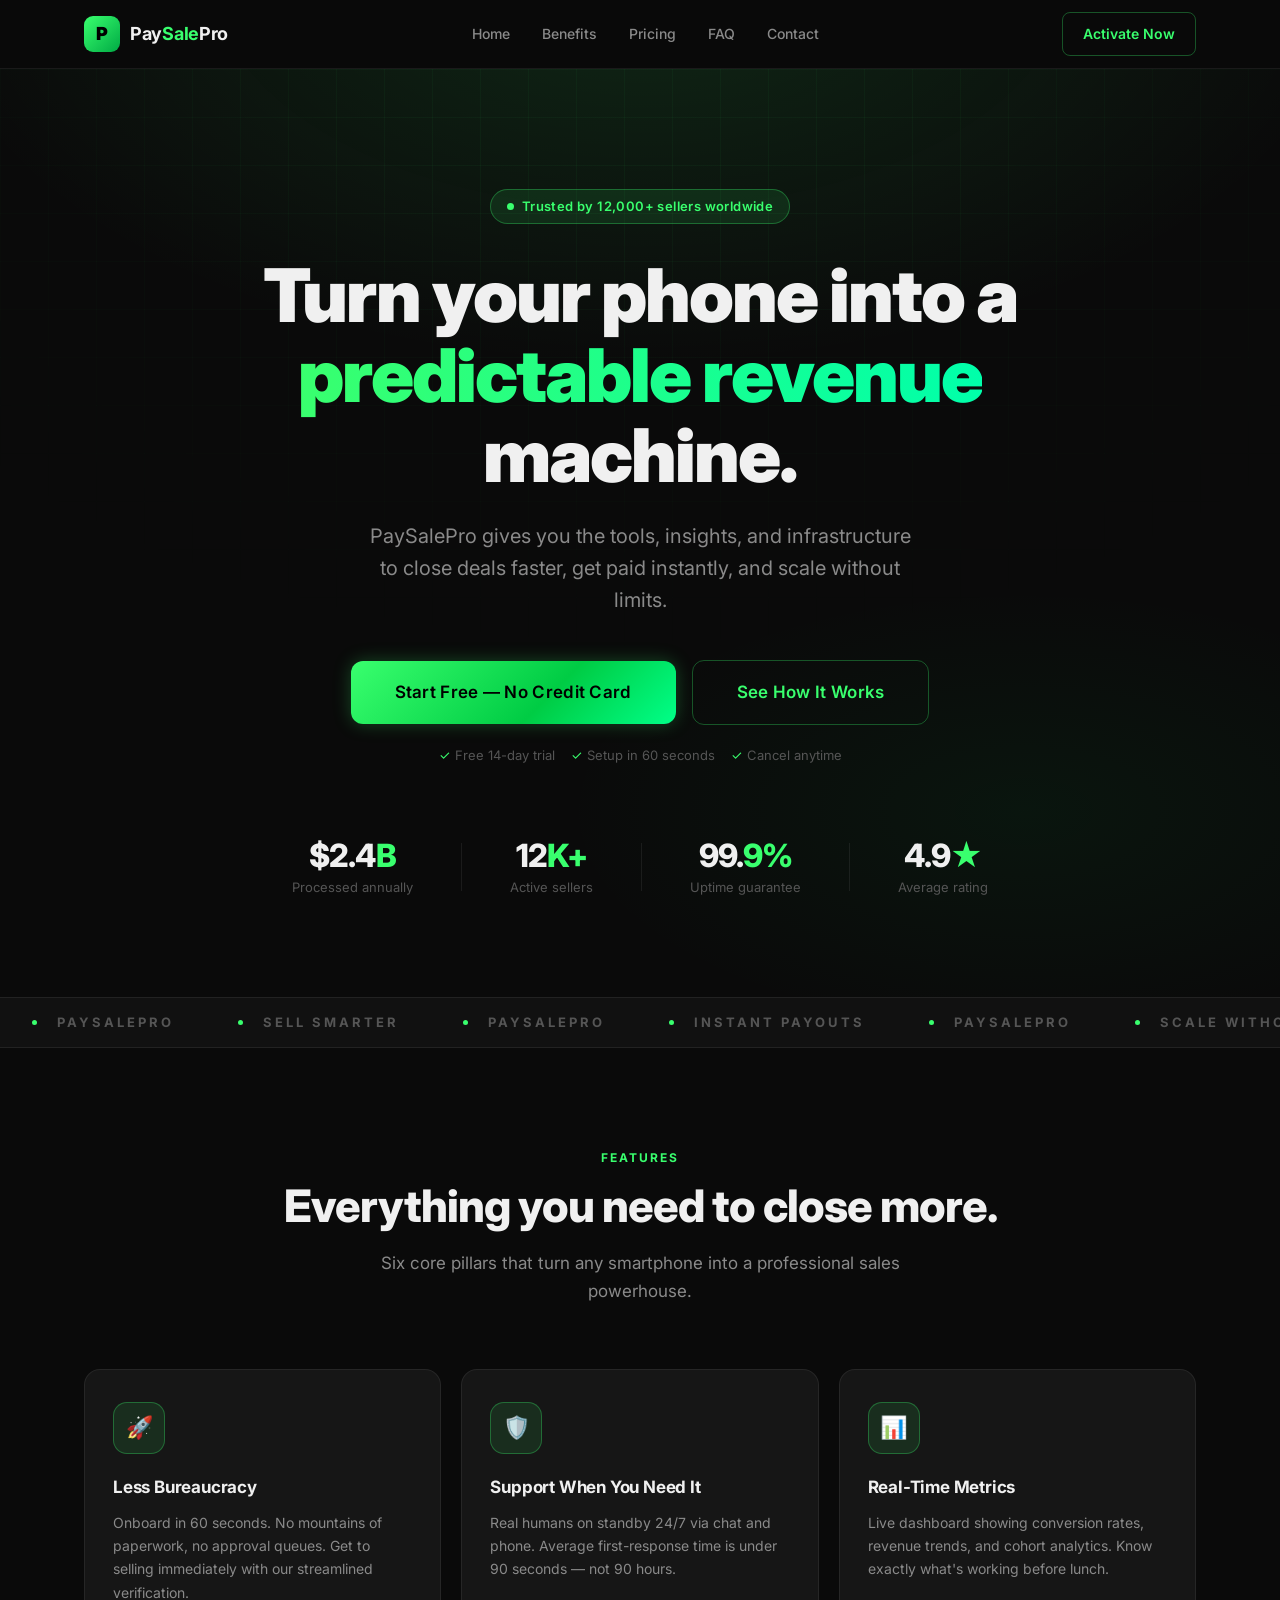
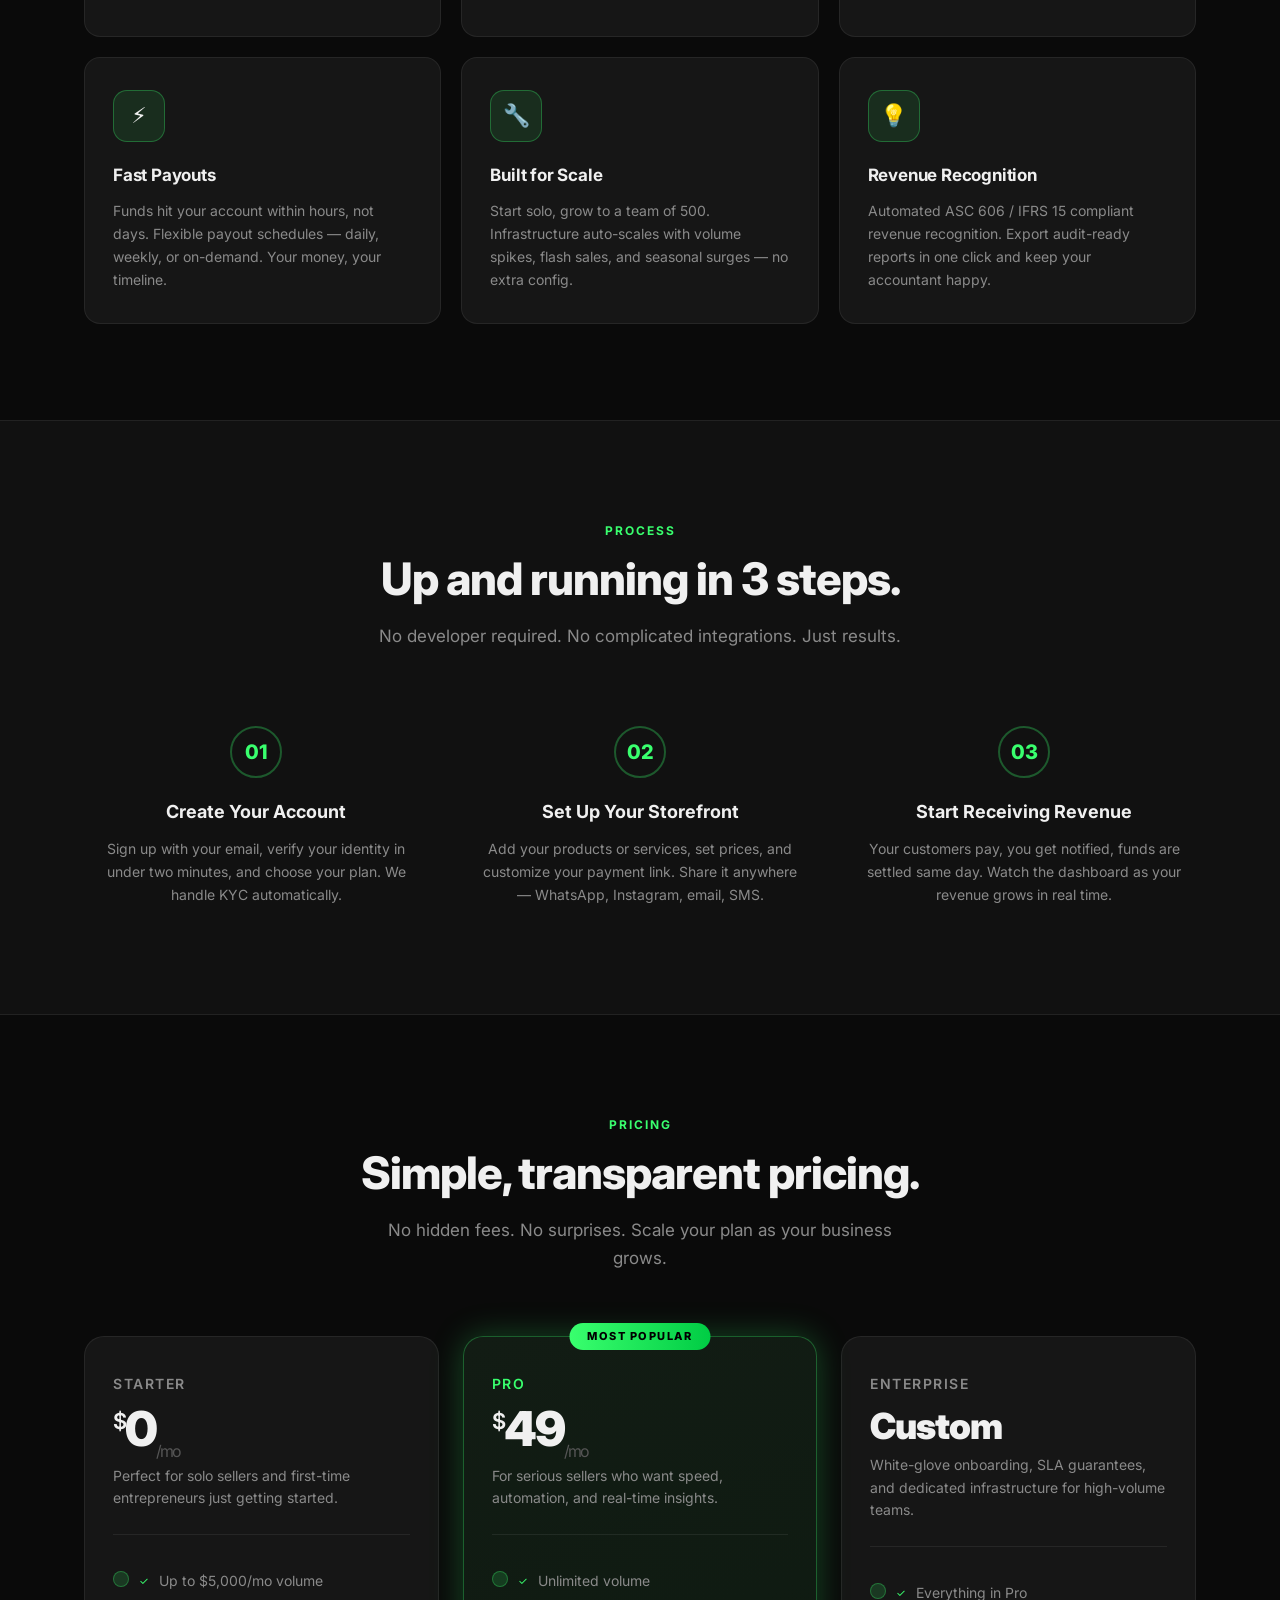
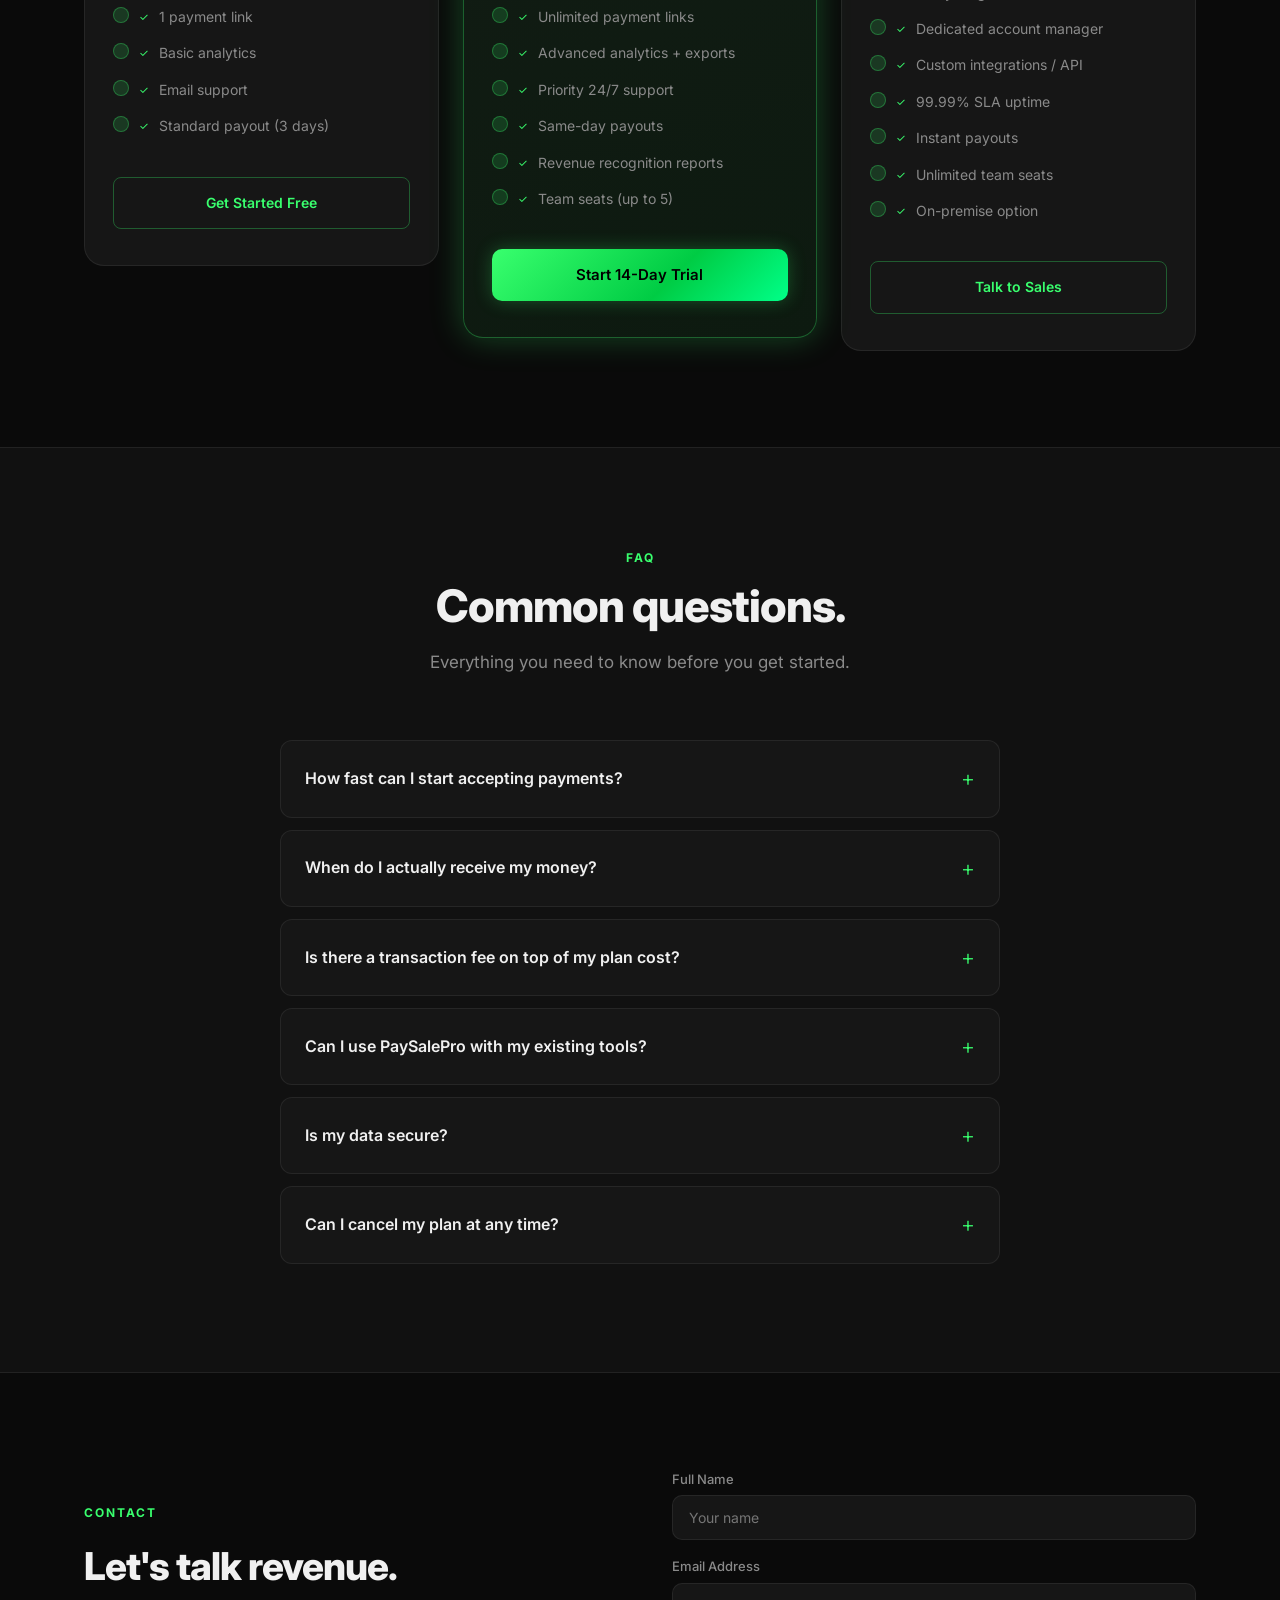
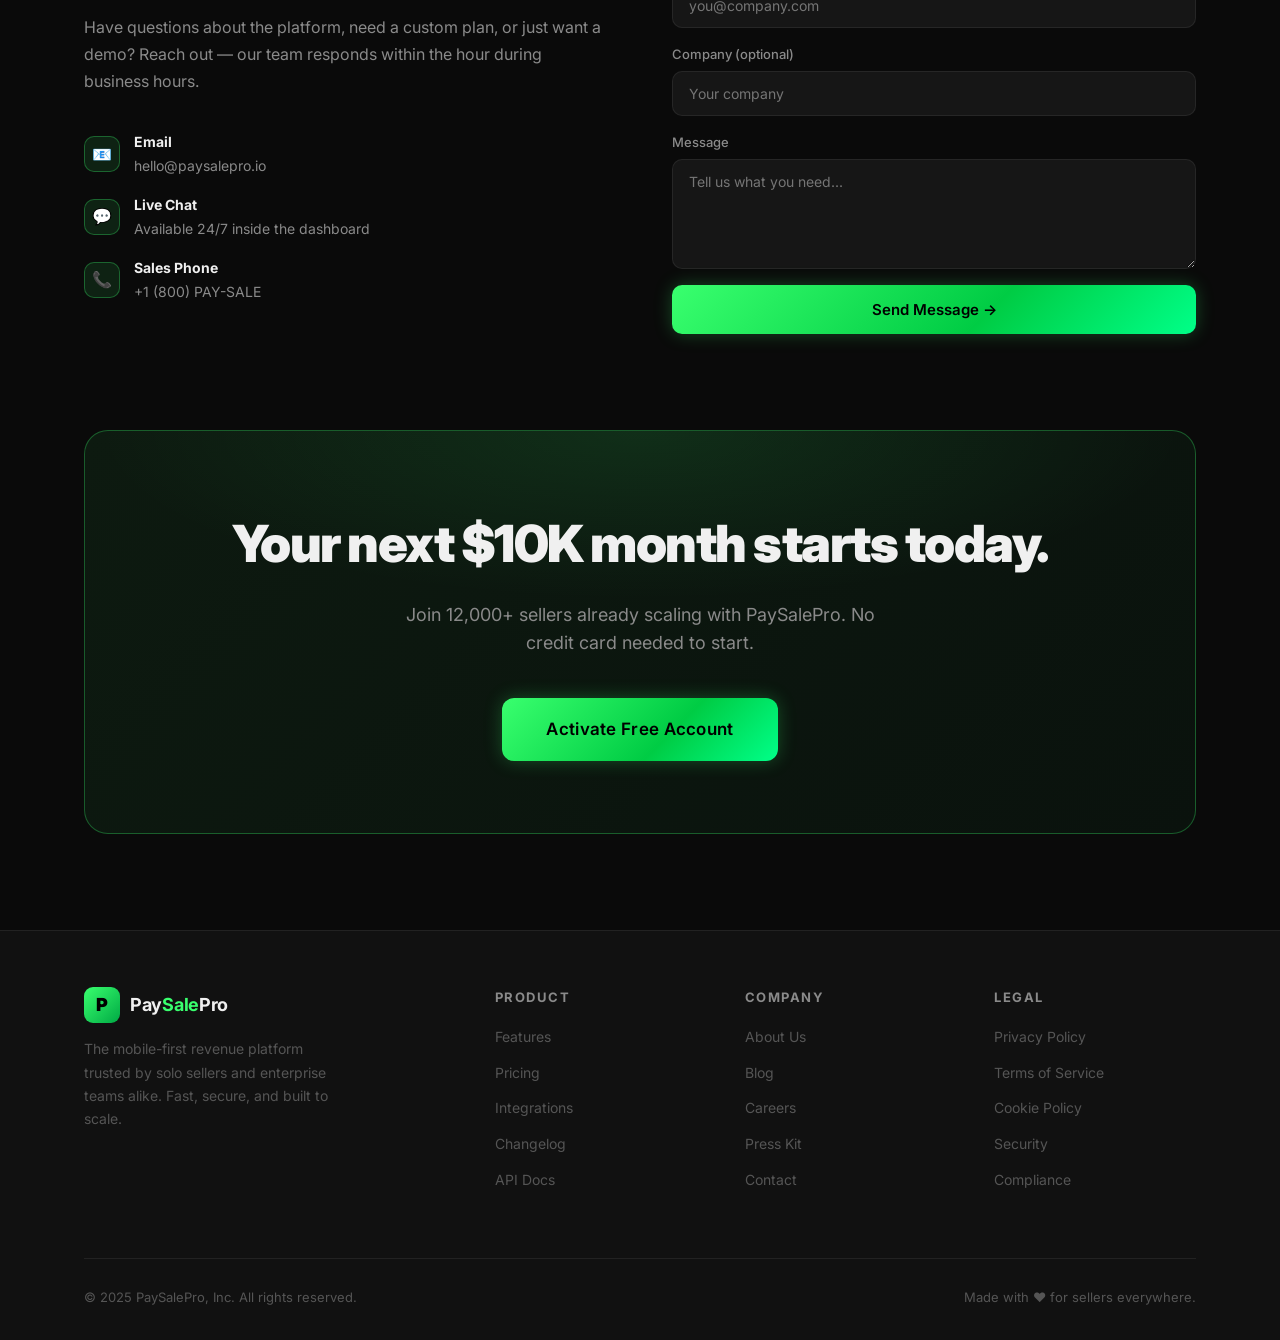
<file: paysalepro-landing.html>
<!DOCTYPE html>
<html lang="pt-BR">
<head>
  <meta charset="UTF-8" />
  <meta name="viewport" content="width=device-width, initial-scale=1.0" />
  <title>PaySalePro — Turn Your Phone Into Revenue</title>

  <!-- Google Fonts: Inter -->
  <link rel="preconnect" href="https://fonts.googleapis.com" />
  <link rel="preconnect" href="https://fonts.gstatic.com" crossorigin />
  <link href="https://fonts.googleapis.com/css2?family=Inter:wght@400;500;600;700;800;900&display=swap" rel="stylesheet" />

  <style>
    /* ============================================================
       RESET & BASE
    ============================================================ */
    *, *::before, *::after {
      margin: 0;
      padding: 0;
      box-sizing: border-box;
    }

    :root {
      /* Color palette */
      --bg-primary:      #0a0a0a;
      --bg-secondary:    #111111;
      --bg-card:         #161616;
      --bg-card-hover:   #1c1c1c;
      --neon:            #39ff6e;
      --neon-dim:        #22cc50;
      --neon-glow:       rgba(57, 255, 110, 0.25);
      --neon-glow-lg:    rgba(57, 255, 110, 0.45);
      --text-primary:    #f0f0f0;
      --text-secondary:  #8a8a8a;
      --text-muted:      #555555;
      --border:          rgba(255,255,255,0.07);
      --border-neon:     rgba(57,255,110,0.3);

      /* Typography */
      --font: 'Inter', system-ui, sans-serif;

      /* Spacing */
      --container: 1160px;
    }

    html { scroll-behavior: smooth; }

    body {
      background-color: var(--bg-primary);
      color: var(--text-primary);
      font-family: var(--font);
      font-size: 16px;
      line-height: 1.6;
      overflow-x: hidden;
      -webkit-font-smoothing: antialiased;
    }

    /* ============================================================
       ANIMATIONS
    ============================================================ */

    /* Fade-in on load */
    @keyframes fadeInUp {
      from { opacity: 0; transform: translateY(28px); }
      to   { opacity: 1; transform: translateY(0); }
    }

    /* Pulsing glow */
    @keyframes pulse-glow {
      0%, 100% { box-shadow: 0 0 18px var(--neon-glow); }
      50%       { box-shadow: 0 0 36px var(--neon-glow-lg), 0 0 60px var(--neon-glow); }
    }

    /* Marquee scroll */
    @keyframes marquee {
      from { transform: translateX(0); }
      to   { transform: translateX(-50%); }
    }

    /* Shimmer on hero gradient */
    @keyframes shimmer {
      0%   { background-position: 0% 50%; }
      50%  { background-position: 100% 50%; }
      100% { background-position: 0% 50%; }
    }

    /* Neon text pulse */
    @keyframes neon-text {
      0%, 100% { text-shadow: 0 0 10px var(--neon-glow), 0 0 30px var(--neon-glow); }
      50%       { text-shadow: 0 0 20px var(--neon-glow-lg), 0 0 60px var(--neon-glow), 0 0 100px var(--neon-glow); }
    }

    /* Fade variants with staggered delays */
    .fade-1 { animation: fadeInUp 0.7s ease both; }
    .fade-2 { animation: fadeInUp 0.7s 0.15s ease both; }
    .fade-3 { animation: fadeInUp 0.7s 0.30s ease both; }
    .fade-4 { animation: fadeInUp 0.7s 0.45s ease both; }
    .fade-5 { animation: fadeInUp 0.7s 0.60s ease both; }

    /* ============================================================
       LAYOUT HELPERS
    ============================================================ */
    .container {
      max-width: var(--container);
      margin: 0 auto;
      padding: 0 24px;
    }

    /* ============================================================
       BUTTONS
    ============================================================ */
    .btn {
      display: inline-flex;
      align-items: center;
      gap: 8px;
      font-family: var(--font);
      font-weight: 600;
      border: none;
      cursor: pointer;
      text-decoration: none;
      transition: transform 0.2s ease, box-shadow 0.2s ease, background 0.2s ease;
      white-space: nowrap;
    }

    /* Primary — neon gradient */
    .btn-primary {
      background: linear-gradient(135deg, #39ff6e 0%, #00cc44 60%, #00ff88 100%);
      color: #000;
      padding: 14px 28px;
      border-radius: 10px;
      font-size: 15px;
      box-shadow: 0 0 18px var(--neon-glow);
      animation: pulse-glow 3s ease-in-out infinite;
    }
    .btn-primary:hover {
      transform: translateY(-3px) scale(1.03);
      box-shadow: 0 0 32px var(--neon-glow-lg), 0 6px 24px rgba(0,0,0,0.4);
    }
    .btn-primary:active { transform: scale(0.97); }

    /* Secondary — ghost */
    .btn-secondary {
      background: transparent;
      color: var(--neon);
      border: 1.5px solid var(--border-neon);
      padding: 10px 20px;
      border-radius: 8px;
      font-size: 14px;
    }
    .btn-secondary:hover {
      background: var(--neon-glow);
      transform: translateY(-2px);
      box-shadow: 0 0 14px var(--neon-glow);
    }

    /* Large CTA button in hero */
    .btn-hero {
      padding: 18px 44px;
      border-radius: 12px;
      font-size: 17px;
      letter-spacing: 0.3px;
    }

    /* ============================================================
       NAVBAR
    ============================================================ */
    nav {
      position: sticky;
      top: 0;
      z-index: 100;
      backdrop-filter: blur(18px);
      -webkit-backdrop-filter: blur(18px);
      background: rgba(10,10,10,0.85);
      border-bottom: 1px solid var(--border);
    }

    .nav-inner {
      display: flex;
      align-items: center;
      justify-content: space-between;
      height: 68px;
      gap: 24px;
    }

    /* Logo */
    .logo {
      display: flex;
      align-items: center;
      gap: 10px;
      text-decoration: none;
      flex-shrink: 0;
    }
    .logo-icon {
      width: 36px;
      height: 36px;
      background: linear-gradient(135deg, #39ff6e, #00aa44);
      border-radius: 9px;
      display: flex;
      align-items: center;
      justify-content: center;
      font-size: 18px;
      font-weight: 900;
      color: #000;
    }
    .logo-text {
      font-size: 18px;
      font-weight: 700;
      color: var(--text-primary);
      letter-spacing: -0.3px;
    }
    .logo-text span { color: var(--neon); }

    /* Nav links */
    .nav-links {
      display: flex;
      align-items: center;
      gap: 4px;
      list-style: none;
    }
    .nav-links a {
      color: var(--text-secondary);
      text-decoration: none;
      font-size: 14px;
      font-weight: 500;
      padding: 6px 14px;
      border-radius: 7px;
      transition: color 0.2s, background 0.2s;
    }
    .nav-links a:hover {
      color: var(--text-primary);
      background: rgba(255,255,255,0.05);
    }

    /* Mobile hamburger (CSS-only toggle) */
    .nav-toggle { display: none; }
    .hamburger {
      display: none;
      flex-direction: column;
      gap: 5px;
      cursor: pointer;
      padding: 8px;
    }
    .hamburger span {
      display: block;
      width: 22px;
      height: 2px;
      background: var(--text-primary);
      border-radius: 2px;
      transition: transform 0.3s, opacity 0.3s;
    }

    /* ============================================================
       HERO SECTION
    ============================================================ */
    .hero {
      position: relative;
      padding: 120px 0 100px;
      text-align: center;
      overflow: hidden;
    }

    /* Gradient background blob */
    .hero::before {
      content: '';
      position: absolute;
      inset: 0;
      background:
        radial-gradient(ellipse 80% 60% at 50% -10%, rgba(57,255,110,0.12) 0%, transparent 70%),
        radial-gradient(ellipse 60% 40% at 80% 80%, rgba(0,200,80,0.06) 0%, transparent 60%);
      pointer-events: none;
    }

    /* Animated grid lines overlay */
    .hero::after {
      content: '';
      position: absolute;
      inset: 0;
      background-image:
        linear-gradient(rgba(57,255,110,0.04) 1px, transparent 1px),
        linear-gradient(90deg, rgba(57,255,110,0.04) 1px, transparent 1px);
      background-size: 48px 48px;
      pointer-events: none;
      mask-image: radial-gradient(ellipse 90% 80% at 50% 0%, black 20%, transparent 80%);
      -webkit-mask-image: radial-gradient(ellipse 90% 80% at 50% 0%, black 20%, transparent 80%);
    }

    .hero-content { position: relative; z-index: 1; }

    /* Badge / pill */
    .hero-badge {
      display: inline-flex;
      align-items: center;
      gap: 8px;
      background: rgba(57,255,110,0.1);
      border: 1px solid var(--border-neon);
      color: var(--neon);
      font-size: 13px;
      font-weight: 600;
      padding: 6px 16px;
      border-radius: 100px;
      margin-bottom: 32px;
      letter-spacing: 0.4px;
    }
    .hero-badge::before {
      content: '';
      width: 7px;
      height: 7px;
      border-radius: 50%;
      background: var(--neon);
      animation: pulse-glow 1.5s ease-in-out infinite;
    }

    /* Headline */
    .hero h1 {
      font-size: clamp(38px, 6vw, 74px);
      font-weight: 900;
      line-height: 1.08;
      letter-spacing: -2px;
      color: var(--text-primary);
      max-width: 880px;
      margin: 0 auto 24px;
    }
    .hero h1 em {
      font-style: normal;
      background: linear-gradient(90deg, #39ff6e, #00ffaa, #39ff6e);
      background-size: 200% auto;
      -webkit-background-clip: text;
      -webkit-text-fill-color: transparent;
      background-clip: text;
      animation: shimmer 4s linear infinite;
    }

    /* Subtitle */
    .hero-subtitle {
      font-size: clamp(16px, 2vw, 20px);
      color: var(--text-secondary);
      max-width: 560px;
      margin: 0 auto 44px;
      font-weight: 400;
      line-height: 1.6;
    }

    /* CTA group */
    .hero-cta {
      display: flex;
      align-items: center;
      justify-content: center;
      gap: 16px;
      flex-wrap: wrap;
    }

    .hero-note {
      margin-top: 20px;
      font-size: 13px;
      color: var(--text-muted);
    }
    .hero-note span { color: var(--neon); }

    /* Stats row */
    .hero-stats {
      display: flex;
      justify-content: center;
      gap: 48px;
      margin-top: 72px;
      flex-wrap: wrap;
    }
    .stat-item { text-align: center; }
    .stat-value {
      font-size: 32px;
      font-weight: 800;
      color: var(--text-primary);
      letter-spacing: -1px;
      line-height: 1.1;
    }
    .stat-value span { color: var(--neon); }
    .stat-label {
      font-size: 13px;
      color: var(--text-muted);
      margin-top: 4px;
    }

    /* Divider line with glow */
    .stat-divider {
      width: 1px;
      height: 48px;
      background: var(--border);
      align-self: center;
    }

    /* ============================================================
       MARQUEE STRIP
    ============================================================ */
    .marquee-strip {
      width: 100%;
      overflow: hidden;
      background: var(--bg-secondary);
      border-top: 1px solid var(--border);
      border-bottom: 1px solid var(--border);
      padding: 14px 0;
    }

    /* Track double-width so loop is seamless */
    .marquee-track {
      display: flex;
      width: max-content;
      animation: marquee 18s linear infinite;
    }

    .marquee-content {
      display: flex;
      align-items: center;
      gap: 0;
      padding-right: 0;
      flex-shrink: 0;
    }

    .marquee-item {
      display: flex;
      align-items: center;
      gap: 20px;
      padding: 0 32px;
      font-size: 13px;
      font-weight: 700;
      letter-spacing: 3px;
      color: var(--text-muted);
      text-transform: uppercase;
    }

    .marquee-dot {
      width: 5px;
      height: 5px;
      border-radius: 50%;
      background: var(--neon);
      flex-shrink: 0;
    }

    /* ============================================================
       SECTION COMMONS
    ============================================================ */
    section { padding: 96px 0; }

    .section-tag {
      display: inline-block;
      font-size: 12px;
      font-weight: 700;
      letter-spacing: 2px;
      text-transform: uppercase;
      color: var(--neon);
      margin-bottom: 14px;
    }

    .section-title {
      font-size: clamp(28px, 3.5vw, 48px);
      font-weight: 800;
      letter-spacing: -1px;
      line-height: 1.15;
      color: var(--text-primary);
      margin-bottom: 16px;
    }

    .section-subtitle {
      font-size: 17px;
      color: var(--text-secondary);
      max-width: 540px;
      line-height: 1.65;
    }

    .section-header { margin-bottom: 64px; }
    .section-header.centered { text-align: center; }
    .section-header.centered .section-subtitle { margin: 0 auto; }

    /* ============================================================
       FEATURES CARDS GRID
    ============================================================ */
    .features-grid {
      display: grid;
      grid-template-columns: repeat(3, 1fr);
      gap: 20px;
    }

    /* Individual card */
    .feature-card {
      background: var(--bg-card);
      border: 1px solid var(--border);
      border-radius: 16px;
      padding: 32px 28px;
      transition: transform 0.28s ease, box-shadow 0.28s ease, border-color 0.28s ease, background 0.28s ease;
      position: relative;
      overflow: hidden;
    }

    /* Top accent line */
    .feature-card::before {
      content: '';
      position: absolute;
      top: 0; left: 0; right: 0;
      height: 2px;
      background: linear-gradient(90deg, transparent, var(--neon), transparent);
      opacity: 0;
      transition: opacity 0.28s ease;
    }

    .feature-card:hover {
      transform: translateY(-6px);
      background: var(--bg-card-hover);
      border-color: var(--border-neon);
      box-shadow: 0 0 28px var(--neon-glow), 0 16px 40px rgba(0,0,0,0.5);
    }
    .feature-card:hover::before { opacity: 1; }

    /* Icon wrapper */
    .card-icon {
      width: 52px;
      height: 52px;
      border-radius: 14px;
      background: rgba(57,255,110,0.1);
      border: 1px solid var(--border-neon);
      display: flex;
      align-items: center;
      justify-content: center;
      margin-bottom: 20px;
      font-size: 22px;
      transition: background 0.28s, box-shadow 0.28s;
    }
    .feature-card:hover .card-icon {
      background: rgba(57,255,110,0.18);
      box-shadow: 0 0 16px var(--neon-glow);
    }

    .card-title {
      font-size: 17px;
      font-weight: 700;
      color: var(--text-primary);
      margin-bottom: 10px;
      letter-spacing: -0.2px;
    }

    .card-desc {
      font-size: 14px;
      color: var(--text-secondary);
      line-height: 1.65;
    }

    /* ============================================================
       HOW IT WORKS — STEPS
    ============================================================ */
    .steps-bg {
      background: var(--bg-secondary);
      border-top: 1px solid var(--border);
      border-bottom: 1px solid var(--border);
    }

    .steps-grid {
      display: grid;
      grid-template-columns: repeat(3, 1fr);
      gap: 40px;
    }

    .step-item { text-align: center; padding: 12px; }

    .step-number {
      width: 52px;
      height: 52px;
      border-radius: 50%;
      border: 2px solid var(--border-neon);
      color: var(--neon);
      font-size: 20px;
      font-weight: 800;
      display: flex;
      align-items: center;
      justify-content: center;
      margin: 0 auto 20px;
      animation: neon-text 3s ease-in-out infinite;
    }

    .step-title {
      font-size: 18px;
      font-weight: 700;
      margin-bottom: 10px;
      color: var(--text-primary);
    }

    .step-desc {
      font-size: 14px;
      color: var(--text-secondary);
      line-height: 1.65;
    }

    /* ============================================================
       PRICING
    ============================================================ */
    .pricing-grid {
      display: grid;
      grid-template-columns: repeat(3, 1fr);
      gap: 24px;
      align-items: start;
    }

    .pricing-card {
      background: var(--bg-card);
      border: 1px solid var(--border);
      border-radius: 20px;
      padding: 36px 28px;
      transition: transform 0.28s, box-shadow 0.28s;
    }

    .pricing-card:hover {
      transform: translateY(-4px);
      box-shadow: 0 16px 40px rgba(0,0,0,0.4);
    }

    /* Featured plan */
    .pricing-card.featured {
      background: linear-gradient(160deg, #121c14, #0d1a10);
      border-color: var(--border-neon);
      box-shadow: 0 0 32px var(--neon-glow);
      position: relative;
    }
    .pricing-card.featured:hover {
      box-shadow: 0 0 50px var(--neon-glow-lg), 0 20px 50px rgba(0,0,0,0.5);
    }

    .featured-badge {
      position: absolute;
      top: -14px;
      left: 50%;
      transform: translateX(-50%);
      background: linear-gradient(90deg, #39ff6e, #00cc44);
      color: #000;
      font-size: 11px;
      font-weight: 800;
      letter-spacing: 1.5px;
      text-transform: uppercase;
      padding: 5px 18px;
      border-radius: 100px;
    }

    .plan-name {
      font-size: 14px;
      font-weight: 600;
      color: var(--text-secondary);
      text-transform: uppercase;
      letter-spacing: 1.5px;
      margin-bottom: 10px;
    }

    .plan-price {
      font-size: 48px;
      font-weight: 900;
      color: var(--text-primary);
      letter-spacing: -2px;
      line-height: 1;
      margin-bottom: 6px;
    }
    .plan-price sup { font-size: 22px; font-weight: 600; vertical-align: super; }
    .plan-price sub { font-size: 16px; font-weight: 400; color: var(--text-muted); }

    .plan-desc {
      font-size: 14px;
      color: var(--text-secondary);
      margin-bottom: 28px;
      padding-bottom: 24px;
      border-bottom: 1px solid var(--border);
    }

    .plan-features { list-style: none; margin-bottom: 32px; }
    .plan-features li {
      display: flex;
      align-items: flex-start;
      gap: 10px;
      font-size: 14px;
      color: var(--text-secondary);
      padding: 7px 0;
    }
    .plan-features li::before {
      content: '';
      width: 16px;
      height: 16px;
      border-radius: 50%;
      background: rgba(57,255,110,0.15);
      border: 1px solid var(--border-neon);
      flex-shrink: 0;
      margin-top: 1px;
      /* checkmark via clip */
      display: flex;
      align-items: center;
      justify-content: center;
    }
    .check-icon {
      color: var(--neon);
      font-size: 11px;
      flex-shrink: 0;
      margin-top: 3px;
    }

    /* ============================================================
       FAQ
    ============================================================ */
    .faq-list { max-width: 720px; margin: 0 auto; }

    /* CSS-only accordion using :has / details */
    details {
      border: 1px solid var(--border);
      border-radius: 12px;
      background: var(--bg-card);
      margin-bottom: 12px;
      overflow: hidden;
      transition: border-color 0.2s;
    }
    details[open] { border-color: var(--border-neon); }

    summary {
      list-style: none;
      padding: 20px 24px;
      font-size: 16px;
      font-weight: 600;
      color: var(--text-primary);
      cursor: pointer;
      display: flex;
      align-items: center;
      justify-content: space-between;
      gap: 12px;
    }
    summary::-webkit-details-marker { display: none; }
    summary::after {
      content: '+';
      font-size: 22px;
      font-weight: 300;
      color: var(--neon);
      flex-shrink: 0;
      transition: transform 0.25s;
    }
    details[open] summary::after { transform: rotate(45deg); }

    .faq-answer {
      padding: 0 24px 20px;
      font-size: 15px;
      color: var(--text-secondary);
      line-height: 1.7;
    }

    /* ============================================================
       CTA BANNER
    ============================================================ */
    .cta-banner {
      background: linear-gradient(135deg, #0d1a10 0%, #0a120d 100%);
      border: 1px solid var(--border-neon);
      border-radius: 24px;
      padding: 72px 40px;
      text-align: center;
      position: relative;
      overflow: hidden;
    }
    .cta-banner::before {
      content: '';
      position: absolute;
      inset: 0;
      background: radial-gradient(ellipse 70% 60% at 50% 0%, rgba(57,255,110,0.1) 0%, transparent 70%);
      pointer-events: none;
    }
    .cta-banner h2 {
      font-size: clamp(28px, 4vw, 52px);
      font-weight: 900;
      letter-spacing: -1.5px;
      margin-bottom: 16px;
      color: var(--text-primary);
      position: relative;
    }
    .cta-banner p {
      font-size: 18px;
      color: var(--text-secondary);
      margin-bottom: 40px;
      max-width: 480px;
      margin-left: auto;
      margin-right: auto;
      position: relative;
    }
    .cta-banner .btn-primary { position: relative; }

    /* ============================================================
       FOOTER
    ============================================================ */
    footer {
      background: var(--bg-secondary);
      border-top: 1px solid var(--border);
      padding: 56px 0 32px;
    }

    .footer-grid {
      display: grid;
      grid-template-columns: 1.8fr 1fr 1fr 1fr;
      gap: 48px;
      margin-bottom: 56px;
    }

    .footer-brand p {
      font-size: 14px;
      color: var(--text-muted);
      margin-top: 14px;
      max-width: 260px;
      line-height: 1.65;
    }

    .footer-col h4 {
      font-size: 13px;
      font-weight: 700;
      letter-spacing: 1.5px;
      text-transform: uppercase;
      color: var(--text-secondary);
      margin-bottom: 16px;
    }

    .footer-col ul { list-style: none; }
    .footer-col li { margin-bottom: 10px; }
    .footer-col a {
      font-size: 14px;
      color: var(--text-muted);
      text-decoration: none;
      transition: color 0.2s;
    }
    .footer-col a:hover { color: var(--neon); }

    .footer-bottom {
      border-top: 1px solid var(--border);
      padding-top: 28px;
      display: flex;
      justify-content: space-between;
      align-items: center;
      flex-wrap: wrap;
      gap: 12px;
      font-size: 13px;
      color: var(--text-muted);
    }

    /* ============================================================
       CONTACT SECTION
    ============================================================ */
    .contact-wrapper {
      display: grid;
      grid-template-columns: 1fr 1fr;
      gap: 64px;
      align-items: center;
    }

    .contact-info h2 {
      font-size: clamp(26px, 3vw, 42px);
      font-weight: 800;
      letter-spacing: -1px;
      margin-bottom: 16px;
    }

    .contact-info p {
      font-size: 16px;
      color: var(--text-secondary);
      line-height: 1.7;
    }

    .contact-items { margin-top: 36px; display: flex; flex-direction: column; gap: 16px; }
    .contact-item { display: flex; align-items: center; gap: 14px; }
    .contact-dot {
      width: 36px; height: 36px; border-radius: 10px;
      background: rgba(57,255,110,0.1);
      border: 1px solid var(--border-neon);
      display: flex; align-items: center; justify-content: center;
      font-size: 16px; flex-shrink: 0;
    }
    .contact-item-text { font-size: 14px; color: var(--text-secondary); }
    .contact-item-text strong { color: var(--text-primary); display: block; margin-bottom: 2px; }

    /* Fake form (CSS only, no JS) */
    .contact-form { display: flex; flex-direction: column; gap: 16px; }

    .form-group { display: flex; flex-direction: column; gap: 6px; }
    .form-group label { font-size: 13px; font-weight: 500; color: var(--text-secondary); }

    .form-input {
      background: var(--bg-card);
      border: 1px solid var(--border);
      border-radius: 10px;
      padding: 13px 16px;
      color: var(--text-primary);
      font-size: 14px;
      font-family: var(--font);
      outline: none;
      transition: border-color 0.2s, box-shadow 0.2s;
      width: 100%;
    }
    .form-input:focus {
      border-color: var(--border-neon);
      box-shadow: 0 0 0 3px var(--neon-glow);
    }

    textarea.form-input { resize: vertical; min-height: 110px; }

    /* ============================================================
       RESPONSIVE — MOBILE FIRST OVERRIDES
    ============================================================ */
    @media (max-width: 900px) {
      .features-grid { grid-template-columns: 1fr 1fr; }
      .steps-grid    { grid-template-columns: 1fr; gap: 32px; }
      .pricing-grid  { grid-template-columns: 1fr; max-width: 440px; margin: 0 auto; }
      .contact-wrapper { grid-template-columns: 1fr; gap: 40px; }
      .footer-grid   { grid-template-columns: 1fr 1fr; }
    }

    @media (max-width: 640px) {
      /* Nav: hide links on mobile, show via checkbox hack */
      .nav-links {
        display: none;
        position: absolute;
        top: 68px;
        left: 0; right: 0;
        background: rgba(10,10,10,0.98);
        flex-direction: column;
        padding: 16px 0;
        border-bottom: 1px solid var(--border);
        z-index: 99;
      }
      .nav-toggle:checked ~ .nav-links { display: flex; }
      .hamburger { display: flex; }

      .hero { padding: 80px 0 64px; }

      .hero h1 { letter-spacing: -1.5px; }

      .hero-stats { gap: 24px; }
      .stat-divider { display: none; }

      .features-grid { grid-template-columns: 1fr; }

      .footer-grid { grid-template-columns: 1fr; gap: 28px; }

      .cta-banner { padding: 48px 24px; }

      .footer-bottom { flex-direction: column; text-align: center; }
    }
  </style>
</head>
<body>

  <!-- ============================================================
       NAVBAR
  ============================================================ -->
  <nav>
    <div class="container">
      <div class="nav-inner">

        <!-- Logo -->
        <a href="#" class="logo">
          <div class="logo-icon">P</div>
          <span class="logo-text">Pay<span>Sale</span>Pro</span>
        </a>

        <!-- Mobile hamburger (CSS-only toggle via checkbox) -->
        <input type="checkbox" id="nav-toggle" class="nav-toggle" style="display:none;" />
        <label for="nav-toggle" class="hamburger" aria-label="Menu">
          <span></span><span></span><span></span>
        </label>

        <!-- Nav links -->
        <ul class="nav-links" id="nav-links">
          <li><a href="#home">Home</a></li>
          <li><a href="#benefits">Benefits</a></li>
          <li><a href="#pricing">Pricing</a></li>
          <li><a href="#faq">FAQ</a></li>
          <li><a href="#contact">Contact</a></li>
        </ul>

        <!-- CTA -->
        <a href="#pricing" class="btn btn-secondary" style="flex-shrink:0;">Activate Now</a>
      </div>
    </div>
  </nav>


  <!-- ============================================================
       HERO SECTION
  ============================================================ -->
  <section class="hero" id="home">
    <div class="container">
      <div class="hero-content">

        <div class="hero-badge fade-1">
          Trusted by 12,000+ sellers worldwide
        </div>

        <h1 class="fade-2">
          Turn your phone into a<br/>
          <em>predictable revenue</em><br/>
          machine.
        </h1>

        <p class="hero-subtitle fade-3">
          PaySalePro gives you the tools, insights, and infrastructure to close deals faster, get paid instantly, and scale without limits.
        </p>

        <div class="hero-cta fade-4">
          <a href="#pricing" class="btn btn-primary btn-hero">
            Start Free — No Credit Card
          </a>
          <a href="#benefits" class="btn btn-secondary btn-hero">
            See How It Works
          </a>
        </div>

        <p class="hero-note fade-4">
          <span>✓</span> Free 14-day trial &nbsp;&nbsp;
          <span>✓</span> Setup in 60 seconds &nbsp;&nbsp;
          <span>✓</span> Cancel anytime
        </p>

        <!-- Stats -->
        <div class="hero-stats fade-5">
          <div class="stat-item">
            <div class="stat-value">$2.4<span>B</span></div>
            <div class="stat-label">Processed annually</div>
          </div>
          <div class="stat-divider"></div>
          <div class="stat-item">
            <div class="stat-value">12<span>K+</span></div>
            <div class="stat-label">Active sellers</div>
          </div>
          <div class="stat-divider"></div>
          <div class="stat-item">
            <div class="stat-value">99.<span>9%</span></div>
            <div class="stat-label">Uptime guarantee</div>
          </div>
          <div class="stat-divider"></div>
          <div class="stat-item">
            <div class="stat-value">4.9<span>★</span></div>
            <div class="stat-label">Average rating</div>
          </div>
        </div>

      </div>
    </div>
  </section>


  <!-- ============================================================
       MARQUEE STRIP — animated text band
  ============================================================ -->
  <div class="marquee-strip" aria-hidden="true">
    <div class="marquee-track">
      <!-- First copy -->
      <div class="marquee-content">
        <div class="marquee-item"><span class="marquee-dot"></span>PAYSALEPRO</div>
        <div class="marquee-item"><span class="marquee-dot"></span>SELL SMARTER</div>
        <div class="marquee-item"><span class="marquee-dot"></span>PAYSALEPRO</div>
        <div class="marquee-item"><span class="marquee-dot"></span>INSTANT PAYOUTS</div>
        <div class="marquee-item"><span class="marquee-dot"></span>PAYSALEPRO</div>
        <div class="marquee-item"><span class="marquee-dot"></span>SCALE WITHOUT LIMITS</div>
        <div class="marquee-item"><span class="marquee-dot"></span>PAYSALEPRO</div>
        <div class="marquee-item"><span class="marquee-dot"></span>REVENUE READY</div>
      </div>
      <!-- Duplicate copy for seamless loop -->
      <div class="marquee-content" aria-hidden="true">
        <div class="marquee-item"><span class="marquee-dot"></span>PAYSALEPRO</div>
        <div class="marquee-item"><span class="marquee-dot"></span>SELL SMARTER</div>
        <div class="marquee-item"><span class="marquee-dot"></span>PAYSALEPRO</div>
        <div class="marquee-item"><span class="marquee-dot"></span>INSTANT PAYOUTS</div>
        <div class="marquee-item"><span class="marquee-dot"></span>PAYSALEPRO</div>
        <div class="marquee-item"><span class="marquee-dot"></span>SCALE WITHOUT LIMITS</div>
        <div class="marquee-item"><span class="marquee-dot"></span>PAYSALEPRO</div>
        <div class="marquee-item"><span class="marquee-dot"></span>REVENUE READY</div>
      </div>
    </div>
  </div>


  <!-- ============================================================
       FEATURES / BENEFITS SECTION
  ============================================================ -->
  <section id="benefits">
    <div class="container">

      <div class="section-header centered">
        <span class="section-tag">Features</span>
        <h2 class="section-title">Everything you need to close more.</h2>
        <p class="section-subtitle">
          Six core pillars that turn any smartphone into a professional sales powerhouse.
        </p>
      </div>

      <div class="features-grid">

        <!-- Card 1 -->
        <div class="feature-card">
          <div class="card-icon">🚀</div>
          <h3 class="card-title">Less Bureaucracy</h3>
          <p class="card-desc">Onboard in 60 seconds. No mountains of paperwork, no approval queues. Get to selling immediately with our streamlined verification.</p>
        </div>

        <!-- Card 2 -->
        <div class="feature-card">
          <div class="card-icon">🛡️</div>
          <h3 class="card-title">Support When You Need It</h3>
          <p class="card-desc">Real humans on standby 24/7 via chat and phone. Average first-response time is under 90 seconds — not 90 hours.</p>
        </div>

        <!-- Card 3 -->
        <div class="feature-card">
          <div class="card-icon">📊</div>
          <h3 class="card-title">Real-Time Metrics</h3>
          <p class="card-desc">Live dashboard showing conversion rates, revenue trends, and cohort analytics. Know exactly what's working before lunch.</p>
        </div>

        <!-- Card 4 -->
        <div class="feature-card">
          <div class="card-icon">⚡</div>
          <h3 class="card-title">Fast Payouts</h3>
          <p class="card-desc">Funds hit your account within hours, not days. Flexible payout schedules — daily, weekly, or on-demand. Your money, your timeline.</p>
        </div>

        <!-- Card 5 -->
        <div class="feature-card">
          <div class="card-icon">🔧</div>
          <h3 class="card-title">Built for Scale</h3>
          <p class="card-desc">Start solo, grow to a team of 500. Infrastructure auto-scales with volume spikes, flash sales, and seasonal surges — no extra config.</p>
        </div>

        <!-- Card 6 -->
        <div class="feature-card">
          <div class="card-icon">💡</div>
          <h3 class="card-title">Revenue Recognition</h3>
          <p class="card-desc">Automated ASC 606 / IFRS 15 compliant revenue recognition. Export audit-ready reports in one click and keep your accountant happy.</p>
        </div>

      </div>
    </div>
  </section>


  <!-- ============================================================
       HOW IT WORKS — 3 STEPS
  ============================================================ -->
  <section class="steps-bg">
    <div class="container">

      <div class="section-header centered">
        <span class="section-tag">Process</span>
        <h2 class="section-title">Up and running in 3 steps.</h2>
        <p class="section-subtitle">No developer required. No complicated integrations. Just results.</p>
      </div>

      <div class="steps-grid">

        <div class="step-item">
          <div class="step-number">01</div>
          <h3 class="step-title">Create Your Account</h3>
          <p class="step-desc">Sign up with your email, verify your identity in under two minutes, and choose your plan. We handle KYC automatically.</p>
        </div>

        <div class="step-item">
          <div class="step-number">02</div>
          <h3 class="step-title">Set Up Your Storefront</h3>
          <p class="step-desc">Add your products or services, set prices, and customize your payment link. Share it anywhere — WhatsApp, Instagram, email, SMS.</p>
        </div>

        <div class="step-item">
          <div class="step-number">03</div>
          <h3 class="step-title">Start Receiving Revenue</h3>
          <p class="step-desc">Your customers pay, you get notified, funds are settled same day. Watch the dashboard as your revenue grows in real time.</p>
        </div>

      </div>
    </div>
  </section>


  <!-- ============================================================
       PRICING SECTION
  ============================================================ -->
  <section id="pricing">
    <div class="container">

      <div class="section-header centered">
        <span class="section-tag">Pricing</span>
        <h2 class="section-title">Simple, transparent pricing.</h2>
        <p class="section-subtitle">No hidden fees. No surprises. Scale your plan as your business grows.</p>
      </div>

      <div class="pricing-grid">

        <!-- Starter -->
        <div class="pricing-card">
          <div class="plan-name">Starter</div>
          <div class="plan-price"><sup>$</sup>0<sub>/mo</sub></div>
          <p class="plan-desc">Perfect for solo sellers and first-time entrepreneurs just getting started.</p>
          <ul class="plan-features">
            <li><span class="check-icon">✓</span> Up to $5,000/mo volume</li>
            <li><span class="check-icon">✓</span> 1 payment link</li>
            <li><span class="check-icon">✓</span> Basic analytics</li>
            <li><span class="check-icon">✓</span> Email support</li>
            <li><span class="check-icon">✓</span> Standard payout (3 days)</li>
          </ul>
          <a href="#" class="btn btn-secondary" style="width:100%; justify-content:center; padding:14px;">Get Started Free</a>
        </div>

        <!-- Pro (featured) -->
        <div class="pricing-card featured">
          <div class="featured-badge">Most Popular</div>
          <div class="plan-name" style="color:var(--neon);">Pro</div>
          <div class="plan-price"><sup>$</sup>49<sub>/mo</sub></div>
          <p class="plan-desc">For serious sellers who want speed, automation, and real-time insights.</p>
          <ul class="plan-features">
            <li><span class="check-icon">✓</span> Unlimited volume</li>
            <li><span class="check-icon">✓</span> Unlimited payment links</li>
            <li><span class="check-icon">✓</span> Advanced analytics + exports</li>
            <li><span class="check-icon">✓</span> Priority 24/7 support</li>
            <li><span class="check-icon">✓</span> Same-day payouts</li>
            <li><span class="check-icon">✓</span> Revenue recognition reports</li>
            <li><span class="check-icon">✓</span> Team seats (up to 5)</li>
          </ul>
          <a href="#" class="btn btn-primary" style="width:100%; justify-content:center; padding:14px;">Start 14-Day Trial</a>
        </div>

        <!-- Enterprise -->
        <div class="pricing-card">
          <div class="plan-name">Enterprise</div>
          <div class="plan-price" style="font-size:36px;letter-spacing:-1px;line-height:1.2;">Custom</div>
          <p class="plan-desc">White-glove onboarding, SLA guarantees, and dedicated infrastructure for high-volume teams.</p>
          <ul class="plan-features">
            <li><span class="check-icon">✓</span> Everything in Pro</li>
            <li><span class="check-icon">✓</span> Dedicated account manager</li>
            <li><span class="check-icon">✓</span> Custom integrations / API</li>
            <li><span class="check-icon">✓</span> 99.99% SLA uptime</li>
            <li><span class="check-icon">✓</span> Instant payouts</li>
            <li><span class="check-icon">✓</span> Unlimited team seats</li>
            <li><span class="check-icon">✓</span> On-premise option</li>
          </ul>
          <a href="#contact" class="btn btn-secondary" style="width:100%; justify-content:center; padding:14px;">Talk to Sales</a>
        </div>

      </div>
    </div>
  </section>


  <!-- ============================================================
       FAQ SECTION
  ============================================================ -->
  <section id="faq" class="steps-bg">
    <div class="container">

      <div class="section-header centered">
        <span class="section-tag">FAQ</span>
        <h2 class="section-title">Common questions.</h2>
        <p class="section-subtitle">Everything you need to know before you get started.</p>
      </div>

      <div class="faq-list">

        <details>
          <summary>How fast can I start accepting payments?</summary>
          <div class="faq-answer">
            Most sellers are up and receiving payments within 60 seconds of signing up. Our automated KYC verification works in real time, so there's no waiting period for basic tiers.
          </div>
        </details>

        <details>
          <summary>When do I actually receive my money?</summary>
          <div class="faq-answer">
            On the Starter plan, funds are settled within 3 business days. Pro users receive same-day payouts, and Enterprise users can access instant payouts to a linked debit card.
          </div>
        </details>

        <details>
          <summary>Is there a transaction fee on top of my plan cost?</summary>
          <div class="faq-answer">
            Starter accounts have a 2.5% transaction fee. Pro and Enterprise accounts have a flat 0.8% fee — no surprise deductions, just a transparent cut that shrinks as you scale.
          </div>
        </details>

        <details>
          <summary>Can I use PaySalePro with my existing tools?</summary>
          <div class="faq-answer">
            Yes. We offer native integrations with Shopify, WooCommerce, Zapier, Notion, HubSpot, and Slack. Pro and Enterprise plans also get access to our full REST API for custom integrations.
          </div>
        </details>

        <details>
          <summary>Is my data secure?</summary>
          <div class="faq-answer">
            Absolutely. PaySalePro is PCI DSS Level 1 certified and SOC 2 Type II audited. All data is encrypted at rest (AES-256) and in transit (TLS 1.3). We never store raw card numbers on our servers.
          </div>
        </details>

        <details>
          <summary>Can I cancel my plan at any time?</summary>
          <div class="faq-answer">
            Yes — no lock-in, no cancellation fees. You can downgrade or cancel from your dashboard any time. If you cancel mid-billing cycle, you retain access until the end of the period.
          </div>
        </details>

      </div>
    </div>
  </section>


  <!-- ============================================================
       CONTACT SECTION
  ============================================================ -->
  <section id="contact">
    <div class="container">
      <div class="contact-wrapper">

        <!-- Left: info -->
        <div class="contact-info">
          <span class="section-tag">Contact</span>
          <h2>Let's talk revenue.</h2>
          <p>Have questions about the platform, need a custom plan, or just want a demo? Reach out — our team responds within the hour during business hours.</p>

          <div class="contact-items">
            <div class="contact-item">
              <div class="contact-dot">📧</div>
              <div class="contact-item-text">
                <strong>Email</strong>
                hello@paysalepro.io
              </div>
            </div>
            <div class="contact-item">
              <div class="contact-dot">💬</div>
              <div class="contact-item-text">
                <strong>Live Chat</strong>
                Available 24/7 inside the dashboard
              </div>
            </div>
            <div class="contact-item">
              <div class="contact-dot">📞</div>
              <div class="contact-item-text">
                <strong>Sales Phone</strong>
                +1 (800) PAY-SALE
              </div>
            </div>
          </div>
        </div>

        <!-- Right: form (HTML-only, no JS validation) -->
        <div>
          <form class="contact-form" action="#" method="post">
            <div class="form-group">
              <label for="name">Full Name</label>
              <input type="text" id="name" name="name" class="form-input" placeholder="Your name" autocomplete="name" />
            </div>
            <div class="form-group">
              <label for="email">Email Address</label>
              <input type="email" id="email" name="email" class="form-input" placeholder="you@company.com" autocomplete="email" />
            </div>
            <div class="form-group">
              <label for="company">Company (optional)</label>
              <input type="text" id="company" name="company" class="form-input" placeholder="Your company" />
            </div>
            <div class="form-group">
              <label for="message">Message</label>
              <textarea id="message" name="message" class="form-input" placeholder="Tell us what you need..."></textarea>
            </div>
            <button type="submit" class="btn btn-primary" style="width:100%; justify-content:center; padding:15px; animation:none;">
              Send Message →
            </button>
          </form>
        </div>

      </div>
    </div>
  </section>


  <!-- ============================================================
       CTA BANNER
  ============================================================ -->
  <section style="padding: 0 0 96px;">
    <div class="container">
      <div class="cta-banner">
        <h2>Your next $10K month starts today.</h2>
        <p>Join 12,000+ sellers already scaling with PaySalePro. No credit card needed to start.</p>
        <a href="#pricing" class="btn btn-primary btn-hero">Activate Free Account</a>
      </div>
    </div>
  </section>


  <!-- ============================================================
       FOOTER
  ============================================================ -->
  <footer>
    <div class="container">

      <div class="footer-grid">

        <!-- Brand column -->
        <div class="footer-brand">
          <a href="#" class="logo">
            <div class="logo-icon">P</div>
            <span class="logo-text">Pay<span>Sale</span>Pro</span>
          </a>
          <p>The mobile-first revenue platform trusted by solo sellers and enterprise teams alike. Fast, secure, and built to scale.</p>
        </div>

        <!-- Links -->
        <div class="footer-col">
          <h4>Product</h4>
          <ul>
            <li><a href="#benefits">Features</a></li>
            <li><a href="#pricing">Pricing</a></li>
            <li><a href="#">Integrations</a></li>
            <li><a href="#">Changelog</a></li>
            <li><a href="#">API Docs</a></li>
          </ul>
        </div>

        <div class="footer-col">
          <h4>Company</h4>
          <ul>
            <li><a href="#">About Us</a></li>
            <li><a href="#">Blog</a></li>
            <li><a href="#">Careers</a></li>
            <li><a href="#">Press Kit</a></li>
            <li><a href="#contact">Contact</a></li>
          </ul>
        </div>

        <div class="footer-col">
          <h4>Legal</h4>
          <ul>
            <li><a href="#">Privacy Policy</a></li>
            <li><a href="#">Terms of Service</a></li>
            <li><a href="#">Cookie Policy</a></li>
            <li><a href="#">Security</a></li>
            <li><a href="#">Compliance</a></li>
          </ul>
        </div>

      </div>

      <div class="footer-bottom">
        <span>© 2025 PaySalePro, Inc. All rights reserved.</span>
        <span>Made with ♥ for sellers everywhere.</span>
      </div>

    </div>
  </footer>

</body>
</html>
</file>
